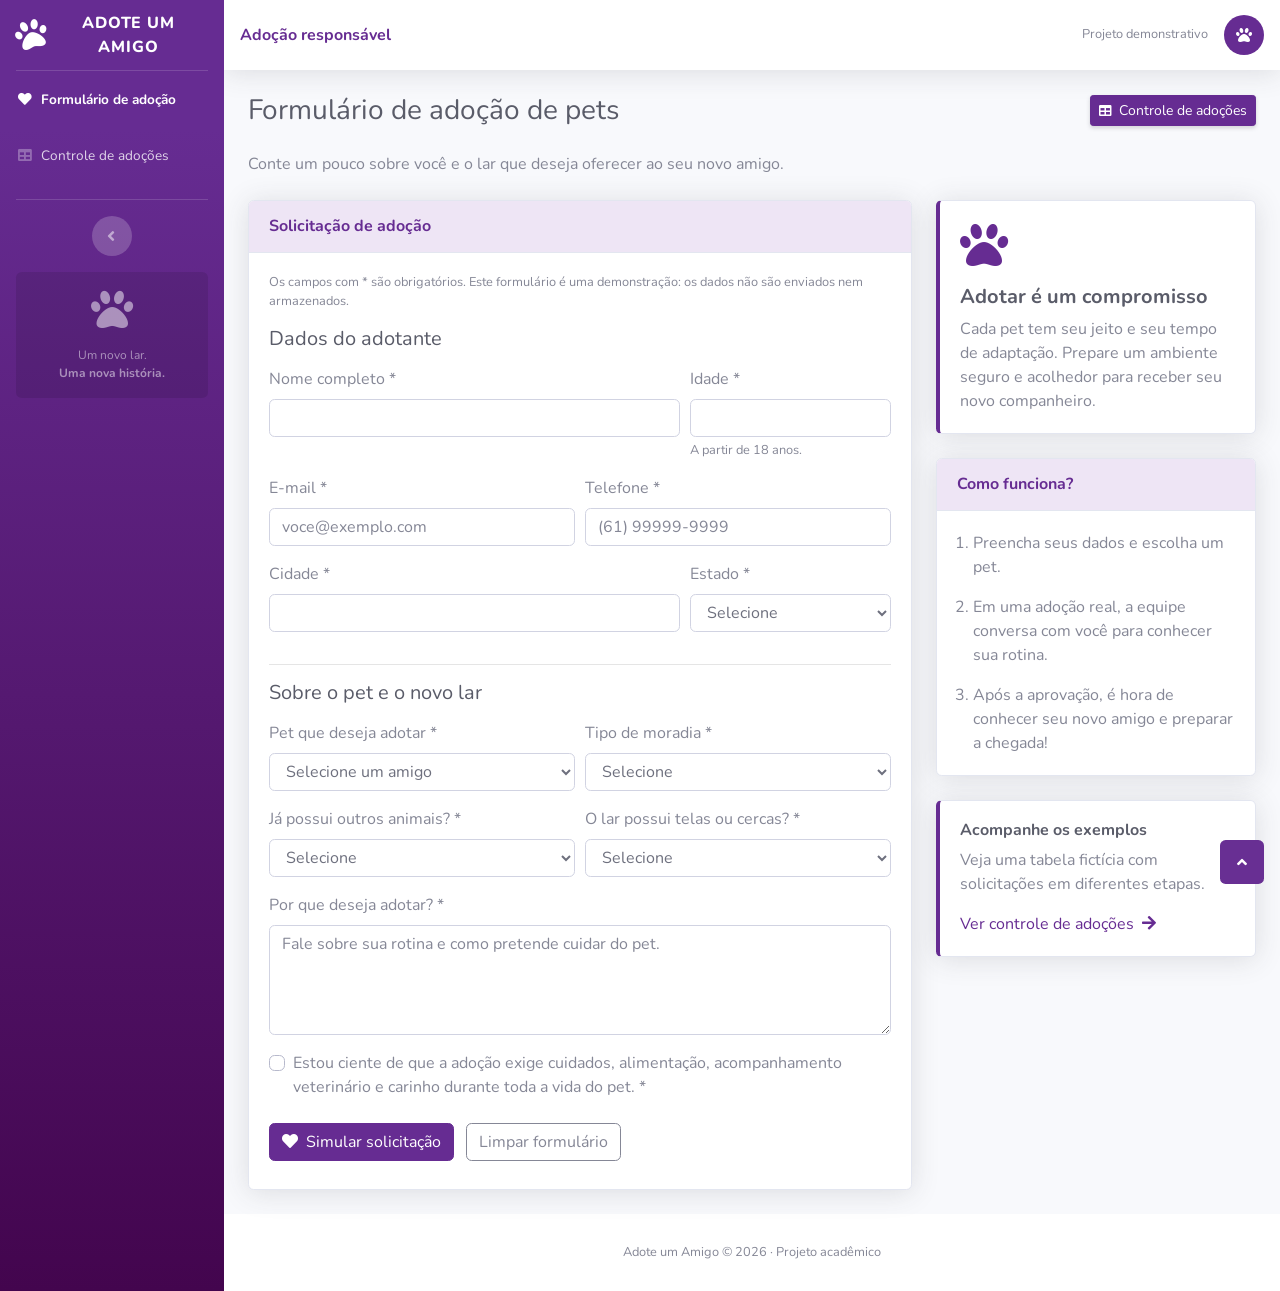
<file: aula05/index.html>
﻿<!DOCTYPE html>
<html lang="pt-BR">
<head>
    <meta charset="utf-8">
    <meta http-equiv="X-UA-Compatible" content="IE=edge">
    <meta name="viewport" content="width=device-width, initial-scale=1, shrink-to-fit=no">
    <meta name="description" content="Formulário de adoção de pets e controle demonstrativo de adoções.">
    <title>Formulário de adoção | Adote um Amigo</title>
    <link href="startbootstrap-sb-admin-2/vendor/fontawesome-free/css/all.min.css" rel="stylesheet">
    <link href="https://fonts.googleapis.com/css?family=Nunito:400,600,700,800&amp;display=swap" rel="stylesheet">
    <link href="startbootstrap-sb-admin-2/css/sb-admin-2.min.css" rel="stylesheet">
    <link href="css/tema-ceub.css" rel="stylesheet">
</head>
<body id="page-top">
    <div id="wrapper">
        <!-- Menu lateral do modelo SB Admin 2 -->
        <nav class="navbar-nav bg-gradient-primary sidebar sidebar-dark accordion" id="accordionSidebar" aria-label="Menu principal">
            <a class="sidebar-brand d-flex align-items-center justify-content-center" href="index.html">
                <div class="sidebar-brand-icon rotate-n-15"><i class="fas fa-paw" aria-hidden="true"></i></div>
                <div class="sidebar-brand-text mx-3">Adote um Amigo</div>
            </a>
            <hr class="sidebar-divider my-0">
            <ul class="navbar-nav">
                <li class="nav-item active">
                    <a class="nav-link" href="index.html" aria-current="page">
                        <i class="fas fa-fw fa-heart" aria-hidden="true"></i>
                        <span>Formulário de adoção</span>
                    </a>
                </li>
                <li class="nav-item ">
                    <a class="nav-link" href="controle-adocoes.html" >
                        <i class="fas fa-fw fa-table" aria-hidden="true"></i>
                        <span>Controle de adoções</span>
                    </a>
                </li>
            </ul>
            <hr class="sidebar-divider d-none d-md-block">
            <div class="text-center d-none d-md-inline">
                <button class="rounded-circle border-0" id="sidebarToggle" type="button" aria-label="Alternar tamanho do menu lateral"></button>
            </div>
            <div class="sidebar-card d-none d-lg-flex">
                <i class="fas fa-paw fa-3x mb-3 text-white-50" aria-hidden="true"></i>
                <p class="text-center mb-0">Um novo lar.<br><strong>Uma nova história.</strong></p>
            </div>
        </nav>

        <div id="content-wrapper" class="d-flex flex-column">
            <div id="content">
                <header class="navbar navbar-expand navbar-light bg-white topbar mb-4 static-top shadow">
                    <button id="sidebarToggleTop" class="btn btn-link d-md-none rounded-circle mr-3" type="button" aria-label="Alternar menu lateral">
                        <i class="fas fa-bars" aria-hidden="true"></i>
                    </button>
                    <span class="font-weight-bold text-primary">Adoção responsável</span>
                    <div class="ml-auto d-flex align-items-center">
                        <span class="mr-3 d-none d-sm-inline text-gray-600 small">Projeto demonstrativo</span>
                        <div class="icon-circle bg-primary"><i class="fas fa-paw text-white" aria-hidden="true"></i></div>
                    </div>
                </header>
                <main class="container-fluid" id="conteudo">
                    <div class="d-sm-flex align-items-center justify-content-between mb-4">
                        <h1 class="h3 mb-3 mb-sm-0 text-gray-800">Formulário de adoção de pets</h1>
                        <a href="controle-adocoes.html" class="btn btn-sm btn-primary shadow-sm">
                            <i class="fas fa-table fa-sm mr-1" aria-hidden="true"></i> Controle de adoções
                        </a>
                    </div>
                    <p class="mb-4">Conte um pouco sobre você e o lar que deseja oferecer ao seu novo amigo.</p>
                    <div class="row">
                        <div class="col-xl-8 col-lg-8">
                            <div class="card shadow mb-4">
                                <div class="card-header py-3">
                                    <h2 class="h6 m-0 font-weight-bold text-primary">Solicitação de adoção</h2>
                                </div>
                                <div class="card-body">
                                    <p class="small">Os campos com * são obrigatórios. Este formulário é uma demonstração: os dados não são enviados nem armazenados.</p>
                                    <noscript><div class="alert alert-warning">Ative o JavaScript para simular o envio do formulário.</div></noscript>
                                    <div id="mensagem-envio" class="alert alert-success d-none" role="status" tabindex="-1">
                                        Formulário validado! A solicitação foi apenas simulada; nenhum dado foi enviado ou salvo.
                                    </div>
                                    <form id="form-adocao">
                                        <fieldset>
                                            <legend class="h5 text-gray-800 mb-3">Dados do adotante</legend>
                                            <div class="form-row">
                                                <div class="form-group col-md-8">
                                                    <label for="nome">Nome completo *</label>
                                                    <input class="form-control" id="nome" name="nome" type="text" autocomplete="name" maxlength="120" required>
                                                </div>
                                                <div class="form-group col-md-4">
                                                    <label for="idade">Idade *</label>
                                                    <input class="form-control" id="idade" name="idade" type="number" min="18" max="120" aria-describedby="idade-ajuda" required>
                                                    <small id="idade-ajuda" class="form-text text-muted">A partir de 18 anos.</small>
                                                </div>
                                            </div>
                                            <div class="form-row">
                                                <div class="form-group col-md-6">
                                                    <label for="email">E-mail *</label>
                                                    <input class="form-control" id="email" name="email" type="email" autocomplete="email" placeholder="voce@exemplo.com" required>
                                                </div>
                                                <div class="form-group col-md-6">
                                                    <label for="telefone">Telefone *</label>
                                                    <input class="form-control" id="telefone" name="telefone" type="tel" autocomplete="tel" placeholder="(61) 99999-9999" maxlength="25" required>
                                                </div>
                                            </div>
                                            <div class="form-row">
                                                <div class="form-group col-md-8">
                                                    <label for="cidade">Cidade *</label>
                                                    <input class="form-control" id="cidade" name="cidade" type="text" autocomplete="address-level2" required>
                                                </div>
                                                <div class="form-group col-md-4">
                                                    <label for="uf">Estado *</label>
                                                    <select class="form-control" id="uf" name="uf" autocomplete="address-level1" required>
                                                        <option value="">Selecione</option>
                                                        <option>AC</option><option>AL</option><option>AP</option><option>AM</option>
                                                        <option>BA</option><option>CE</option><option>DF</option><option>ES</option>
                                                        <option>GO</option><option>MA</option><option>MT</option><option>MS</option>
                                                        <option>MG</option><option>PA</option><option>PB</option><option>PR</option>
                                                        <option>PE</option><option>PI</option><option>RJ</option><option>RN</option>
                                                        <option>RS</option><option>RO</option><option>RR</option><option>SC</option>
                                                        <option>SP</option><option>SE</option><option>TO</option>
                                                    </select>
                                                </div>
                                            </div>
                                        </fieldset>
                                        <hr>
                                        <fieldset>
                                            <legend class="h5 text-gray-800 mb-3">Sobre o pet e o novo lar</legend>
                                            <div class="form-row">
                                                <div class="form-group col-md-6">
                                                    <label for="pet">Pet que deseja adotar *</label>
                                                    <select class="form-control" id="pet" name="pet" required>
                                                        <option value="">Selecione um amigo</option>
                                                        <option value="luna">Luna — gata, 1 ano</option>
                                                        <option value="thor">Thor — cachorro, 2 anos</option>
                                                        <option value="mel">Mel — cadela, 3 anos</option>
                                                        <option value="simba">Simba — gato, 6 meses</option>
                                                        <option value="ainda-nao-sei">Ainda não escolhi</option>
                                                    </select>
                                                </div>
                                                <div class="form-group col-md-6">
                                                    <label for="moradia">Tipo de moradia *</label>
                                                    <select class="form-control" id="moradia" name="moradia" required>
                                                        <option value="">Selecione</option>
                                                        <option>Casa com quintal</option>
                                                        <option>Casa sem quintal</option>
                                                        <option>Apartamento</option>
                                                        <option>Outro</option>
                                                    </select>
                                                </div>
                                            </div>
                                            <div class="form-row">
                                                <div class="form-group col-md-6">
                                                    <label for="outros-pets">Já possui outros animais? *</label>
                                                    <select class="form-control" id="outros-pets" name="outros-pets" required>
                                                        <option value="">Selecione</option>
                                                        <option>Sim</option>
                                                        <option>Não</option>
                                                    </select>
                                                </div>
                                                <div class="form-group col-md-6">
                                                    <label for="seguranca">O lar possui telas ou cercas? *</label>
                                                    <select class="form-control" id="seguranca" name="seguranca" required>
                                                        <option value="">Selecione</option>
                                                        <option>Sim</option>
                                                        <option>Não</option>
                                                        <option>Vou adaptar antes da adoção</option>
                                                    </select>
                                                </div>
                                            </div>
                                            <div class="form-group">
                                                <label for="motivacao">Por que deseja adotar? *</label>
                                                <textarea class="form-control" id="motivacao" name="motivacao" rows="4" maxlength="1500" placeholder="Fale sobre sua rotina e como pretende cuidar do pet." required></textarea>
                                            </div>
                                        </fieldset>
                                        <div class="custom-control custom-checkbox mb-4">
                                            <input class="custom-control-input" type="checkbox" id="responsabilidade" name="responsabilidade" required>
                                            <label class="custom-control-label" for="responsabilidade">Estou ciente de que a adoção exige cuidados, alimentação, acompanhamento veterinário e carinho durante toda a vida do pet. *</label>
                                        </div>
                                        <button class="btn btn-primary mb-2 mr-2" type="submit" id="enviar" disabled>
                                            <i class="fas fa-heart mr-1" aria-hidden="true"></i> Simular solicitação
                                        </button>
                                        <button class="btn btn-outline-secondary mb-2" type="reset">Limpar formulário</button>
                                    </form>
                                </div>
                            </div>
                        </div>
                        <aside class="col-xl-4 col-lg-4" aria-label="Orientações para adoção">
                            <div class="card border-left-primary shadow mb-4">
                                <div class="card-body">
                                    <i class="fas fa-paw fa-3x text-primary mb-3" aria-hidden="true"></i>
                                    <h2 class="h5 font-weight-bold text-gray-800">Adotar é um compromisso</h2>
                                    <p class="mb-0">Cada pet tem seu jeito e seu tempo de adaptação. Prepare um ambiente seguro e acolhedor para receber seu novo companheiro.</p>
                                </div>
                            </div>
                            <div class="card shadow mb-4">
                                <div class="card-header py-3"><h2 class="h6 m-0 font-weight-bold text-primary">Como funciona?</h2></div>
                                <div class="card-body">
                                    <ol class="pl-3 mb-0">
                                        <li class="mb-3">Preencha seus dados e escolha um pet.</li>
                                        <li class="mb-3">Em uma adoção real, a equipe conversa com você para conhecer sua rotina.</li>
                                        <li>Após a aprovação, é hora de conhecer seu novo amigo e preparar a chegada!</li>
                                    </ol>
                                </div>
                            </div>
                            <div class="card border-left-info shadow mb-4">
                                <div class="card-body">
                                    <h2 class="h6 font-weight-bold text-gray-800">Acompanhe os exemplos</h2>
                                    <p>Veja uma tabela fictícia com solicitações em diferentes etapas.</p>
                                    <a href="controle-adocoes.html">Ver controle de adoções <i class="fas fa-arrow-right ml-1" aria-hidden="true"></i></a>
                                </div>
                            </div>
                        </aside>
                    </div>
                </main>
            </div>
            <footer class="sticky-footer bg-white">
                <div class="container my-auto">
                    <div class="copyright text-center my-auto">
                        <span>Adote um Amigo &copy; 2026 · Projeto acadêmico</span>
                    </div>
                </div>
            </footer>
        </div>
    </div>
    <a class="scroll-to-top rounded" href="#page-top" aria-label="Voltar ao topo">
        <i class="fas fa-angle-up" aria-hidden="true"></i>
    </a>
    <script src="startbootstrap-sb-admin-2/vendor/jquery/jquery.min.js"></script>
    <script src="startbootstrap-sb-admin-2/vendor/bootstrap/js/bootstrap.bundle.min.js"></script>
    <script src="startbootstrap-sb-admin-2/vendor/jquery-easing/jquery.easing.min.js"></script>
    <script src="startbootstrap-sb-admin-2/js/sb-admin-2.min.js"></script>
    <script>
        const formulario = document.getElementById('form-adocao');
        const mensagem = document.getElementById('mensagem-envio');

        formulario.addEventListener('submit', function (event) {
            event.preventDefault();
            mensagem.classList.remove('d-none');
            mensagem.focus();
        });

        formulario.addEventListener('reset', function () {
            mensagem.classList.add('d-none');
        });

        formulario.addEventListener('input', function () {
            mensagem.classList.add('d-none');
        });

        document.getElementById('enviar').disabled = false;
    </script>
</body>
</html>
</file>
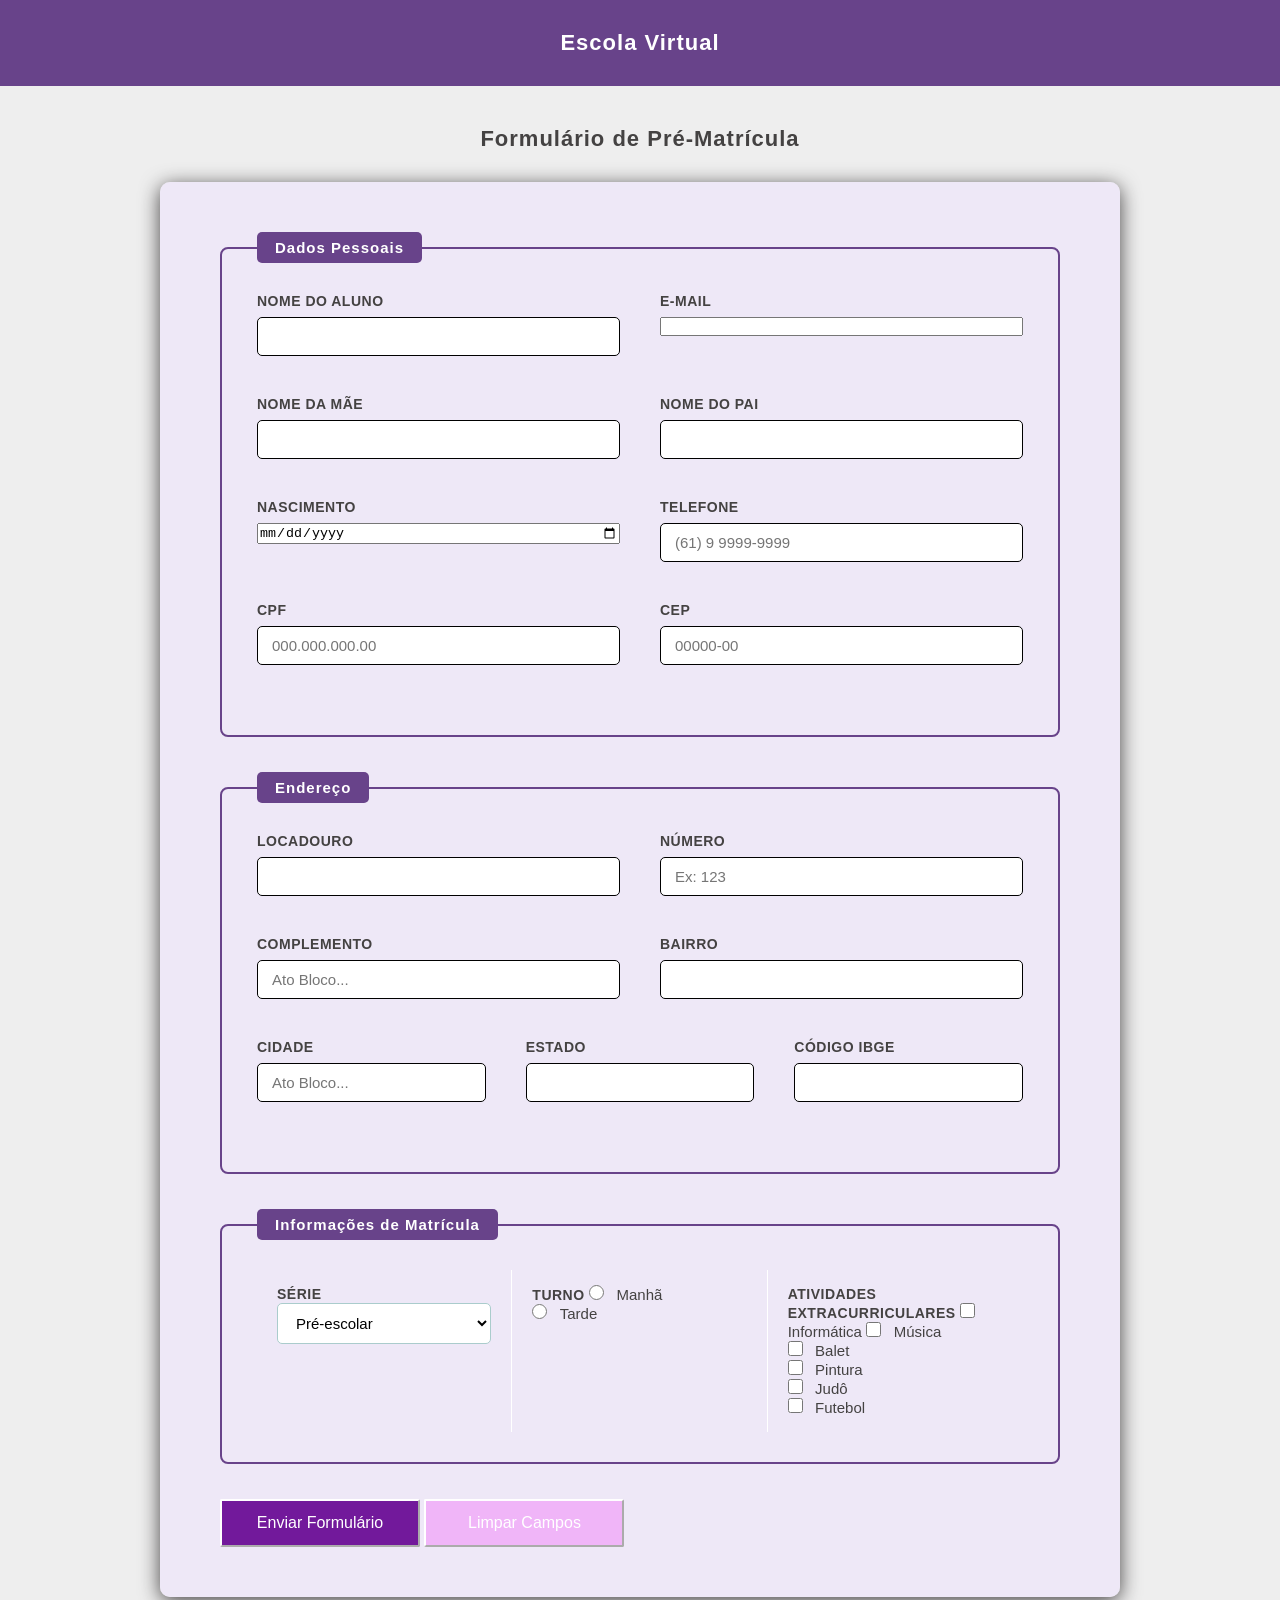
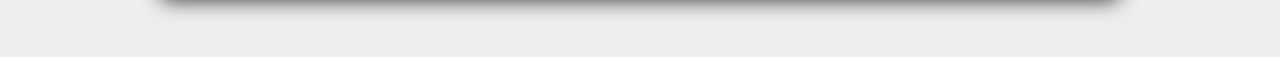
<file: formulario.html>
<!DOCTYPE html>
<html lang="pt-BR">

<head>
    <meta charset="UTF-8">
    <title>Escola Virtual</title>
    <link rel="stylesheet" href="style.css">
</head>

<body>

    <h1>Escola Virtual</h1>
    <h2>Formulário de Pré-Matrícula</h2>

    <form action="" method="post">

        <fieldset>
            <legend><strong>Dados Pessoais</strong></legend>

            <div class="campo-grupo">
                <div class="campo">
                    <label for="nome_aluno">Nome do Aluno</label>
                    <input type="text" id="nome_aluno" name="nome_aluno" required>
                </div>
                <div class="campo">
                    <label for="email">E-Mail</label>
                    <input type="email" id="email" name="email">
                </div>
            </div>

            <div class="campo-grupo">
                <div class="campo">
                    <label for="nome_mae">Nome da Mãe</label>
                    <input type="text" id="nome_mae" name="nome_mae">
                </div>
                <div class="campo">
                    <label for="nome_pai">Nome do Pai</label>
                    <input type="text" id="nome_pai" name="nome_pai">
                </div>
            </div>

            <div class="campo-grupo">
                <div class="campo">
                    <label for="nascimento">Nascimento</label>
                    <input type="date" id="nascimento" name="nascimento">
                </div>
                <div class="campo">
                    <label for="telefone">Telefone</label>
                    <input type="text" id="telefone" name="telefone" maxlength="15" placeholder="(61) 9 9999-9999">
                </div>
            </div>
            
            <div class="campo-grupo">
                <div class="campo">
                    <label for="CPF">CPF</label>
                    <input type="text" id="CPF" name="CPF" maxlength="15" placeholder="000.000.000.00"> 
                </div>
                <div class="campo">
                    <label for="CEP">CEP</label>
                    <input type="text" id="CEP" name="CEP" maxlength="15" placeholder="00000-00">
                </div>
            </div>

        </fieldset>

        <fieldset>
            <legend><strong>Endereço</strong></legend>

        <div class="campo-grupo">
            <div class="campo">
                <label for="nome_aluno">LOCADOURO</label>
                <input type="text" id="locadouro" name="locadouro" required>
            </div>
            <div class="campo">
                <label for="email">NÚMERO</label>
                <input type="text" id="numero" name="numero" placeholder="Ex: 123">
            </div>
        </div>
        
        <div class="campo-grupo">
            <div class="campo">
                <label for="nome_aluno">COMPLEMENTO</label>
                <input type="text" id="complemento" name="complemento" placeholder="Ato Bloco...">
            </div>
            <div class="campo">
                <label for="email">BAIRRO</label>
                <input type="text" id="bairro" name="bairro">
            </div>
        </div>

        <div class="campo-grupo-tres">
            <div class="campo">
                <label for="cidade">CIDADE</label>
                <input type="text" id="cidade" name="cidade" placeholder="Ato Bloco...">
            </div>
            <div class="campo">
                <label for="estado">ESTADO</label>
                <input type="text" id="estado" name="estado">
            </div>
            <div class="campo">
                <label for="email">CÓDIGO IBGE</label>
                <input type="text" id="codigoIBGE" name="codioIBGE">
            </div>
        </div>

        </fieldset>
        
        <fieldset>
            <legend><strong>Informações de Matrícula</strong></legend>

            <table>
                <tr valign="top">
                    <td>
                        <strong>Série</strong>
                        <select id="serie" name="serie">
                            <option value="pre-escolar">Pré-escolar</option>
                            <option value="1ano">1º ano</option>
                            <option value="2ano">2º ano</option>
                            <option value="3ano">3º ano</option>
                            <option value="4ano">4º ano</option>
                            <option value="5ano">5º ano</option>
                        </select>
                    </td>

                    <td>
                        <strong>Turno</strong>
                        <input type="radio" name="turno" id="manha" value="manha">
                        <label for="manha">Manhã</label><br>
                        <input type="radio" name="turno" id="tarde" value="tarde">
                        <label for="tarde">Tarde</label>
                    </td>

                    <td>
                        <strong>Atividades Extracurriculares</strong>
                        <input type="checkbox" name="atividades" id="informatica" value="informatica">
                        <label for="informatica">Informática</label>

                        <input type="checkbox" name="atividades" id="musica" value="musica">
                        <label for="musica">Música</label><br>

                        <input type="checkbox" name="atividades" id="balet" value="balet">
                        <label for="balet">Balet</label><br>

                        <input type="checkbox" name="atividades" id="pintura" value="pintura">
                        <label for="pintura">Pintura</label><br>

                        <input type="checkbox" name="atividades" id="judo" value="judo">
                        <label for="judo">Judô</label><br>

                        <input type="checkbox" name="atividades" id="futebol" value="futebol">
                        <label for="futebol">Futebol</label>
                    </td>
                </tr>
            </table>
        </fieldset>

        <div class="botoes">
            <input type="submit" value="Enviar Formulário">
            <input type="reset" value="Limpar Campos">
        </div>

    </form>

</body>

</html>
</file>
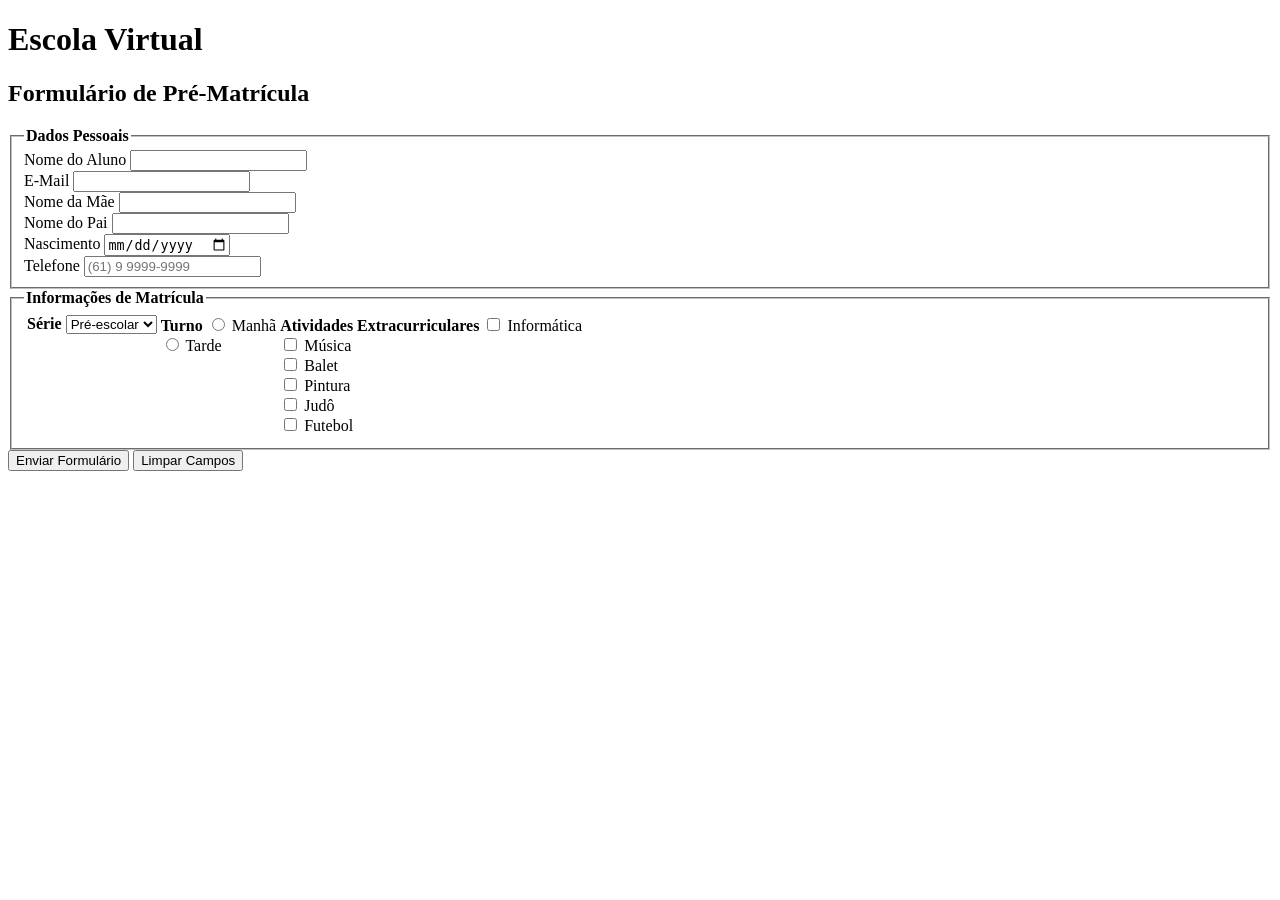
<file: aula02/formulario.html>
<!DOCTYPE html>
<html lang="pt-BR">
<head>
    <meta charset="UTF-8">
    <meta name="viewport" content="width=device-width, initial-scale=1.0">
    <title>Escola virtual</title>
</head>
<body>

    <h1>Escola Virtual</h1>
    <h2>Formulário de Pré-Matrícula</h2>
  
    <form action="" method="post">
  
      <fieldset>
        <legend><strong>Dados Pessoais</strong></legend>
  
        <div class="campo-grupo">
          <div class="campo">
            <label for="nome_aluno">Nome do Aluno</label>
            <input type="text" id="nome_aluno" name="nome_aluno" required>
          </div>
          <div class="campo">
            <label for="email">E-Mail</label>
            <input type="email" id="email" name="email">
          </div>
        </div>
  
        <div class="campo-grupo">
          <div class="campo">
            <label for="nome_mae">Nome da Mãe</label>
            <input type="text" id="nome_mae" name="nome_mae">
          </div>
          <div class="campo">
            <label for="nome_pai">Nome do Pai</label>
            <input type="text" id="nome_pai" name="nome_pai">
          </div>
        </div>
  
        <div class="campo-grupo">
          <div class="campo">
            <label for="nascimento">Nascimento</label>
            <input type="date" id="nascimento" name="nascimento">
          </div>
          <div class="campo">
            <label for="telefone">Telefone</label>
            <input type="text" id="telefone" name="telefone" maxlength="15" placeholder="(61) 9 9999-9999">
          </div>
        </div>
  
      </fieldset>
  
      <fieldset>
        <legend><strong>Informações de Matrícula</strong></legend>
  
        <table>
          <tr valign="top">
            <td>
              <strong>Série</strong>
              <select id="serie" name="serie">
                <option value="pre-escolar">Pré-escolar</option>
                <option value="1ano">1º ano</option>
                <option value="2ano">2º ano</option>
                <option value="3ano">3º ano</option>
                <option value="4ano">4º ano</option>
                <option value="5ano">5º ano</option>
              </select>
            </td>
  
            <td>
              <strong>Turno</strong>
              <input type="radio" name="turno" id="manha" value="manha">
              <label for="manha">Manhã</label><br>
              <input type="radio" name="turno" id="tarde" value="tarde">
              <label for="tarde">Tarde</label>
            </td>
  
            <td>
              <strong>Atividades Extracurriculares</strong>
              <input type="checkbox" name="atividades" id="informatica" value="informatica">
              <label for="informatica">Informática</label><br>
  
              <input type="checkbox" name="atividades" id="musica" value="musica">
              <label for="musica">Música</label><br>
  
              <input type="checkbox" name="atividades" id="balet" value="balet">
              <label for="balet">Balet</label><br>
  
              <input type="checkbox" name="atividades" id="pintura" value="pintura">
              <label for="pintura">Pintura</label><br>
  
              <input type="checkbox" name="atividades" id="judo" value="judo">
              <label for="judo">Judô</label><br>
  
              <input type="checkbox" name="atividades" id="futebol" value="futebol">
              <label for="futebol">Futebol</label>
            </td>
          </tr>
        </table>
      </fieldset>
  
      <div class="botoes">
        <input type="submit" value="Enviar Formulário">
        <input type="reset" value="Limpar Campos">
      </div>
  
    </form>
  
  </body>
</html>
</file>
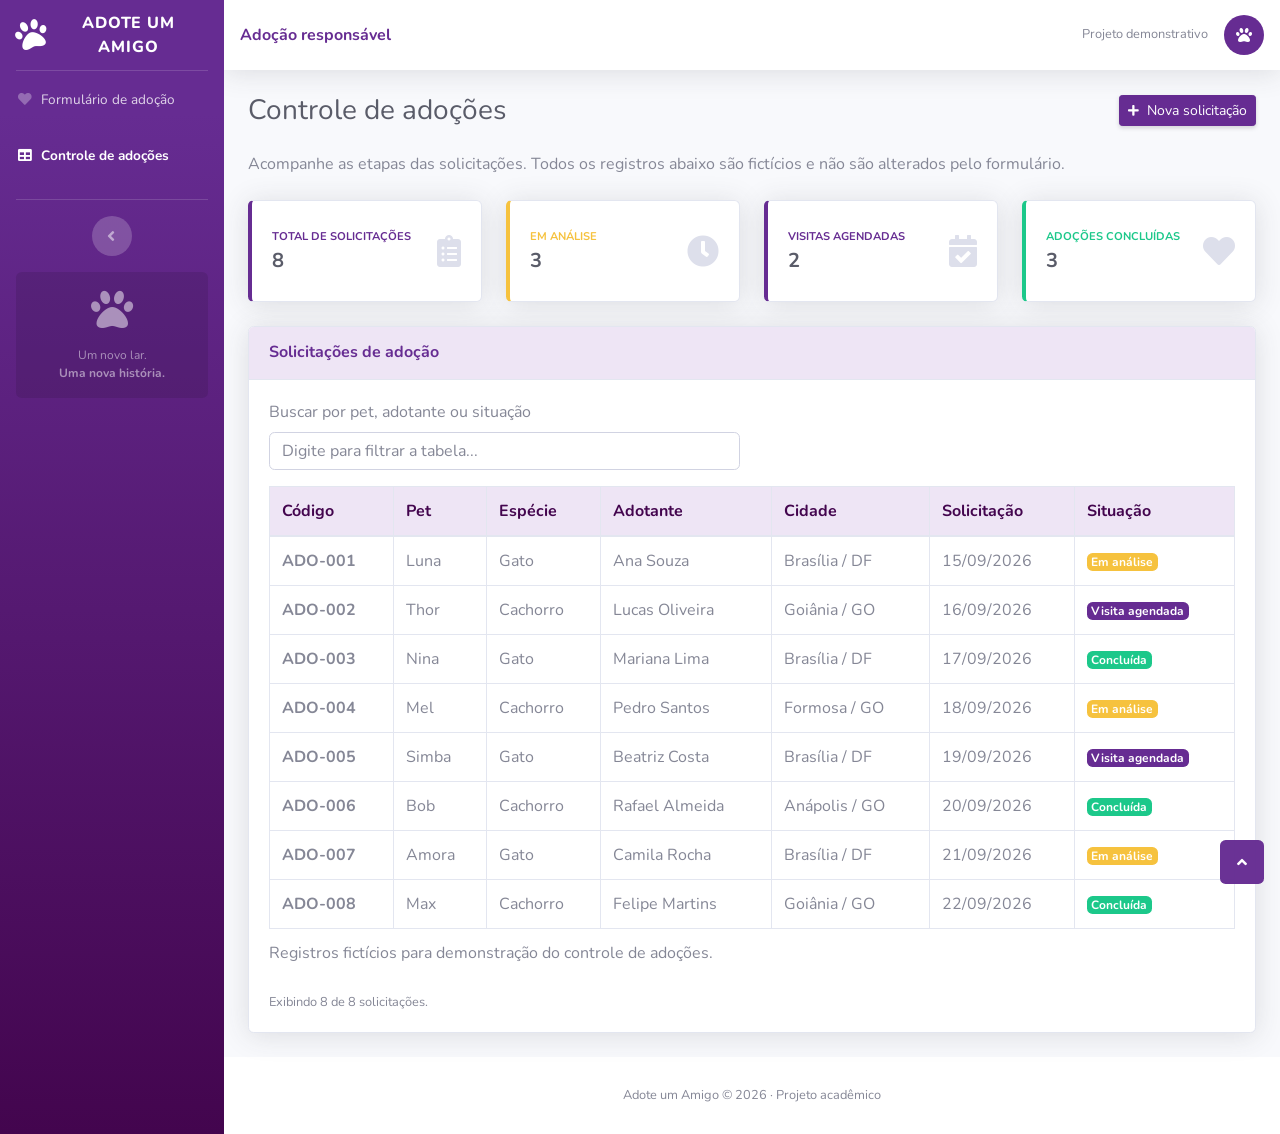
<file: aula05/controle-adocoes.html>
﻿<!DOCTYPE html>
<html lang="pt-BR">
<head>
    <meta charset="utf-8">
    <meta http-equiv="X-UA-Compatible" content="IE=edge">
    <meta name="viewport" content="width=device-width, initial-scale=1, shrink-to-fit=no">
    <meta name="description" content="Formulário de adoção de pets e controle demonstrativo de adoções.">
    <title>Controle de adoções | Adote um Amigo</title>
    <link href="startbootstrap-sb-admin-2/vendor/fontawesome-free/css/all.min.css" rel="stylesheet">
    <link href="https://fonts.googleapis.com/css?family=Nunito:400,600,700,800&amp;display=swap" rel="stylesheet">
    <link href="startbootstrap-sb-admin-2/css/sb-admin-2.min.css" rel="stylesheet">
    <link href="css/tema-ceub.css" rel="stylesheet">
</head>
<body id="page-top">
    <div id="wrapper">
        <!-- Menu lateral do modelo SB Admin 2 -->
        <nav class="navbar-nav bg-gradient-primary sidebar sidebar-dark accordion" id="accordionSidebar" aria-label="Menu principal">
            <a class="sidebar-brand d-flex align-items-center justify-content-center" href="index.html">
                <div class="sidebar-brand-icon rotate-n-15"><i class="fas fa-paw" aria-hidden="true"></i></div>
                <div class="sidebar-brand-text mx-3">Adote um Amigo</div>
            </a>
            <hr class="sidebar-divider my-0">
            <ul class="navbar-nav">
                <li class="nav-item ">
                    <a class="nav-link" href="index.html" >
                        <i class="fas fa-fw fa-heart" aria-hidden="true"></i>
                        <span>Formulário de adoção</span>
                    </a>
                </li>
                <li class="nav-item active">
                    <a class="nav-link" href="controle-adocoes.html" aria-current="page">
                        <i class="fas fa-fw fa-table" aria-hidden="true"></i>
                        <span>Controle de adoções</span>
                    </a>
                </li>
            </ul>
            <hr class="sidebar-divider d-none d-md-block">
            <div class="text-center d-none d-md-inline">
                <button class="rounded-circle border-0" id="sidebarToggle" type="button" aria-label="Alternar tamanho do menu lateral"></button>
            </div>
            <div class="sidebar-card d-none d-lg-flex">
                <i class="fas fa-paw fa-3x mb-3 text-white-50" aria-hidden="true"></i>
                <p class="text-center mb-0">Um novo lar.<br><strong>Uma nova história.</strong></p>
            </div>
        </nav>

        <div id="content-wrapper" class="d-flex flex-column">
            <div id="content">
                <header class="navbar navbar-expand navbar-light bg-white topbar mb-4 static-top shadow">
                    <button id="sidebarToggleTop" class="btn btn-link d-md-none rounded-circle mr-3" type="button" aria-label="Alternar menu lateral">
                        <i class="fas fa-bars" aria-hidden="true"></i>
                    </button>
                    <span class="font-weight-bold text-primary">Adoção responsável</span>
                    <div class="ml-auto d-flex align-items-center">
                        <span class="mr-3 d-none d-sm-inline text-gray-600 small">Projeto demonstrativo</span>
                        <div class="icon-circle bg-primary"><i class="fas fa-paw text-white" aria-hidden="true"></i></div>
                    </div>
                </header>
                <main class="container-fluid" id="conteudo">
                    <div class="d-sm-flex align-items-center justify-content-between mb-4">
                        <h1 class="h3 mb-3 mb-sm-0 text-gray-800">Controle de adoções</h1>
                        <a href="index.html" class="btn btn-sm btn-primary shadow-sm">
                            <i class="fas fa-plus fa-sm mr-1" aria-hidden="true"></i> Nova solicitação
                        </a>
                    </div>
                    <p class="mb-4">Acompanhe as etapas das solicitações. Todos os registros abaixo são fictícios e não são alterados pelo formulário.</p>
                    <div class="row">
                        <div class="col-xl-3 col-md-6 mb-4">
                            <div class="card border-left-primary shadow h-100 py-2">
                                <div class="card-body d-flex align-items-center justify-content-between">
                                    <div><div class="text-xs font-weight-bold text-primary text-uppercase mb-1">Total de solicitações</div><div class="h5 mb-0 font-weight-bold text-gray-800">8</div></div>
                                    <i class="fas fa-clipboard-list fa-2x text-gray-300" aria-hidden="true"></i>
                                </div>
                            </div>
                        </div>
                        <div class="col-xl-3 col-md-6 mb-4">
                            <div class="card border-left-warning shadow h-100 py-2">
                                <div class="card-body d-flex align-items-center justify-content-between">
                                    <div><div class="text-xs font-weight-bold text-warning text-uppercase mb-1">Em análise</div><div class="h5 mb-0 font-weight-bold text-gray-800">3</div></div>
                                    <i class="fas fa-clock fa-2x text-gray-300" aria-hidden="true"></i>
                                </div>
                            </div>
                        </div>
                        <div class="col-xl-3 col-md-6 mb-4">
                            <div class="card border-left-info shadow h-100 py-2">
                                <div class="card-body d-flex align-items-center justify-content-between">
                                    <div><div class="text-xs font-weight-bold text-info text-uppercase mb-1">Visitas agendadas</div><div class="h5 mb-0 font-weight-bold text-gray-800">2</div></div>
                                    <i class="fas fa-calendar-check fa-2x text-gray-300" aria-hidden="true"></i>
                                </div>
                            </div>
                        </div>
                        <div class="col-xl-3 col-md-6 mb-4">
                            <div class="card border-left-success shadow h-100 py-2">
                                <div class="card-body d-flex align-items-center justify-content-between">
                                    <div><div class="text-xs font-weight-bold text-success text-uppercase mb-1">Adoções concluídas</div><div class="h5 mb-0 font-weight-bold text-gray-800">3</div></div>
                                    <i class="fas fa-heart fa-2x text-gray-300" aria-hidden="true"></i>
                                </div>
                            </div>
                        </div>
                    </div>
                    <div class="card shadow mb-4">
                        <div class="card-header py-3"><h2 class="h6 m-0 font-weight-bold text-primary">Solicitações de adoção</h2></div>
                        <div class="card-body">
                            <div class="row mb-3">
                                <div class="col-md-6">
                                    <label for="busca">Buscar por pet, adotante ou situação</label>
                                    <input class="form-control" id="busca" type="search" placeholder="Digite para filtrar a tabela..." aria-controls="tabela-adocoes" disabled>
                                </div>
                            </div>
                            <div class="table-responsive">
                                <table class="table table-bordered table-hover" id="tabela-adocoes">
                                    <caption>Registros fictícios para demonstração do controle de adoções.</caption>
                                    <thead class="thead-light">
                                        <tr>
                                            <th scope="col">Código</th><th scope="col">Pet</th><th scope="col">Espécie</th>
                                            <th scope="col">Adotante</th><th scope="col">Cidade</th><th scope="col">Solicitação</th><th scope="col">Situação</th>
                                        </tr>
                                    </thead>
                                    <tbody>
                                        <tr><th scope="row">ADO-001</th><td>Luna</td><td>Gato</td><td>Ana Souza</td><td>Brasília / DF</td><td>15/09/2026</td><td><span class="badge badge-warning">Em análise</span></td></tr>
                                        <tr><th scope="row">ADO-002</th><td>Thor</td><td>Cachorro</td><td>Lucas Oliveira</td><td>Goiânia / GO</td><td>16/09/2026</td><td><span class="badge badge-info">Visita agendada</span></td></tr>
                                        <tr><th scope="row">ADO-003</th><td>Nina</td><td>Gato</td><td>Mariana Lima</td><td>Brasília / DF</td><td>17/09/2026</td><td><span class="badge badge-success">Concluída</span></td></tr>
                                        <tr><th scope="row">ADO-004</th><td>Mel</td><td>Cachorro</td><td>Pedro Santos</td><td>Formosa / GO</td><td>18/09/2026</td><td><span class="badge badge-warning">Em análise</span></td></tr>
                                        <tr><th scope="row">ADO-005</th><td>Simba</td><td>Gato</td><td>Beatriz Costa</td><td>Brasília / DF</td><td>19/09/2026</td><td><span class="badge badge-info">Visita agendada</span></td></tr>
                                        <tr><th scope="row">ADO-006</th><td>Bob</td><td>Cachorro</td><td>Rafael Almeida</td><td>Anápolis / GO</td><td>20/09/2026</td><td><span class="badge badge-success">Concluída</span></td></tr>
                                        <tr><th scope="row">ADO-007</th><td>Amora</td><td>Gato</td><td>Camila Rocha</td><td>Brasília / DF</td><td>21/09/2026</td><td><span class="badge badge-warning">Em análise</span></td></tr>
                                        <tr><th scope="row">ADO-008</th><td>Max</td><td>Cachorro</td><td>Felipe Martins</td><td>Goiânia / GO</td><td>22/09/2026</td><td><span class="badge badge-success">Concluída</span></td></tr>
                                    </tbody>
                                </table>
                            </div>
                            <p id="resultado-busca" class="small text-muted mb-0" role="status">Exibindo 8 de 8 solicitações.</p>
                        </div>
                    </div>
                </main>
            </div>
            <footer class="sticky-footer bg-white">
                <div class="container my-auto">
                    <div class="copyright text-center my-auto">
                        <span>Adote um Amigo &copy; 2026 · Projeto acadêmico</span>
                    </div>
                </div>
            </footer>
        </div>
    </div>
    <a class="scroll-to-top rounded" href="#page-top" aria-label="Voltar ao topo">
        <i class="fas fa-angle-up" aria-hidden="true"></i>
    </a>
    <script src="startbootstrap-sb-admin-2/vendor/jquery/jquery.min.js"></script>
    <script src="startbootstrap-sb-admin-2/vendor/bootstrap/js/bootstrap.bundle.min.js"></script>
    <script src="startbootstrap-sb-admin-2/vendor/jquery-easing/jquery.easing.min.js"></script>
    <script src="startbootstrap-sb-admin-2/js/sb-admin-2.min.js"></script>
    <script>
        const busca = document.getElementById('busca');
        const linhas = Array.from(document.querySelectorAll('#tabela-adocoes tbody tr'));
        const resultado = document.getElementById('resultado-busca');

        function normalizar(texto) {
            return texto.normalize('NFD').replace(/[\u0300-\u036f]/g, '').toLowerCase();
        }

        busca.addEventListener('input', function () {
            const termo = normalizar(busca.value.trim());
            let visiveis = 0;
            linhas.forEach(function (linha) {
                const corresponde = normalizar(linha.textContent).includes(termo);
                linha.hidden = !corresponde;
                if (corresponde) visiveis++;
            });
            resultado.textContent = visiveis
                ? 'Exibindo ' + visiveis + ' de ' + linhas.length + ' solicitações.'
                : 'Nenhuma solicitação encontrada.';
        });

        busca.disabled = false;
    </script>
</body>
</html>
</file>
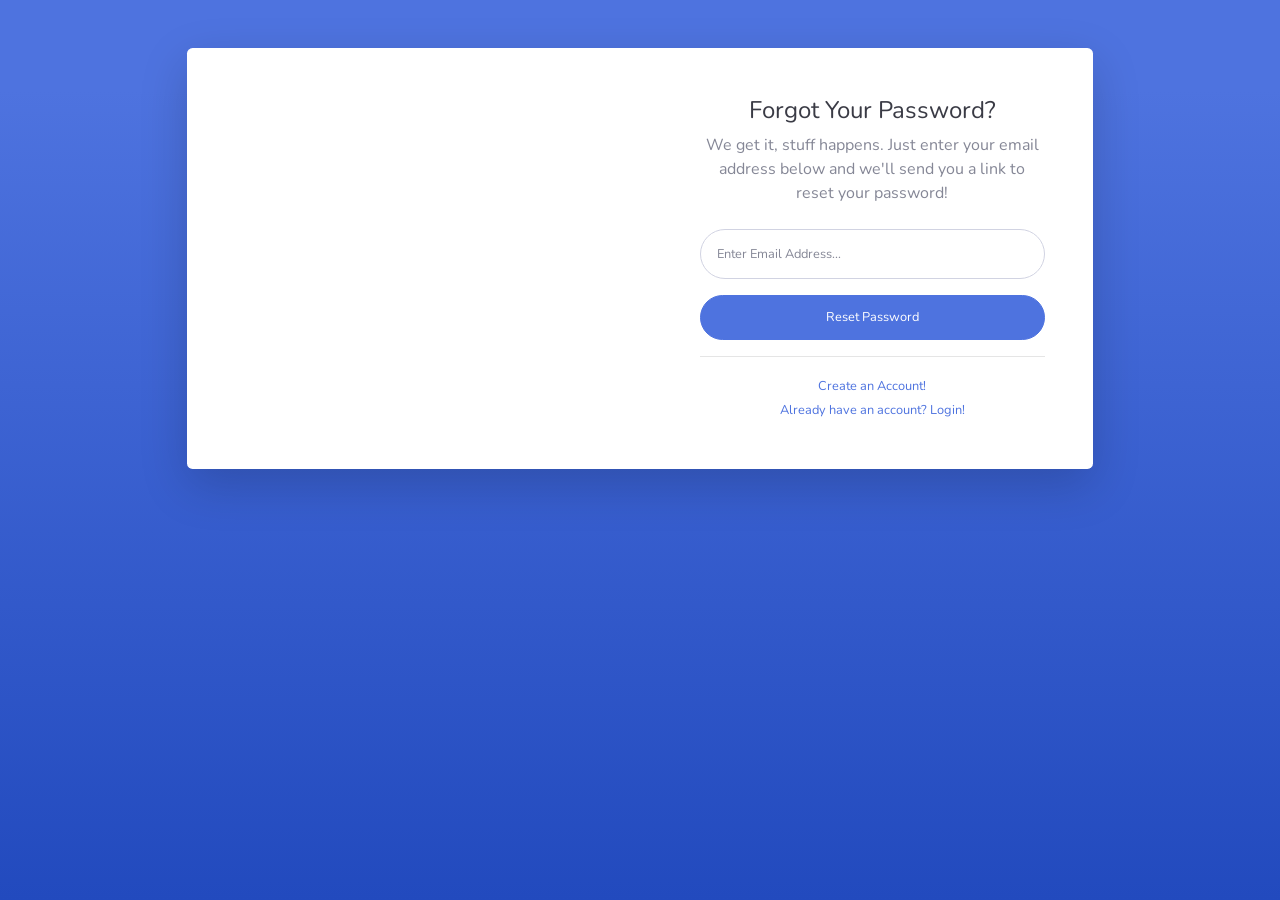
<file: aula05/startbootstrap-sb-admin-2/forgot-password.html>
<!DOCTYPE html>
<html lang="en">

<head>

    <meta charset="utf-8">
    <meta http-equiv="X-UA-Compatible" content="IE=edge">
    <meta name="viewport" content="width=device-width, initial-scale=1, shrink-to-fit=no">
    <meta name="description" content="">
    <meta name="author" content="">

    <title>SB Admin 2 - Forgot Password</title>

    <!-- Custom fonts for this template-->
    <link href="vendor/fontawesome-free/css/all.min.css" rel="stylesheet" type="text/css">
    <link
        href="https://fonts.googleapis.com/css?family=Nunito:200,200i,300,300i,400,400i,600,600i,700,700i,800,800i,900,900i"
        rel="stylesheet">

    <!-- Custom styles for this template-->
    <link href="css/sb-admin-2.min.css" rel="stylesheet">

</head>

<body class="bg-gradient-primary">

    <div class="container">

        <!-- Outer Row -->
        <div class="row justify-content-center">

            <div class="col-xl-10 col-lg-12 col-md-9">

                <div class="card o-hidden border-0 shadow-lg my-5">
                    <div class="card-body p-0">
                        <!-- Nested Row within Card Body -->
                        <div class="row">
                            <div class="col-lg-6 d-none d-lg-block bg-password-image"></div>
                            <div class="col-lg-6">
                                <div class="p-5">
                                    <div class="text-center">
                                        <h1 class="h4 text-gray-900 mb-2">Forgot Your Password?</h1>
                                        <p class="mb-4">We get it, stuff happens. Just enter your email address below
                                            and we'll send you a link to reset your password!</p>
                                    </div>
                                    <form class="user">
                                        <div class="form-group">
                                            <input type="email" class="form-control form-control-user"
                                                id="exampleInputEmail" aria-describedby="emailHelp"
                                                placeholder="Enter Email Address...">
                                        </div>
                                        <a href="login.html" class="btn btn-primary btn-user btn-block">
                                            Reset Password
                                        </a>
                                    </form>
                                    <hr>
                                    <div class="text-center">
                                        <a class="small" href="register.html">Create an Account!</a>
                                    </div>
                                    <div class="text-center">
                                        <a class="small" href="login.html">Already have an account? Login!</a>
                                    </div>
                                </div>
                            </div>
                        </div>
                    </div>
                </div>

            </div>

        </div>

    </div>

    <!-- Bootstrap core JavaScript-->
    <script src="vendor/jquery/jquery.min.js"></script>
    <script src="vendor/bootstrap/js/bootstrap.bundle.min.js"></script>

    <!-- Core plugin JavaScript-->
    <script src="vendor/jquery-easing/jquery.easing.min.js"></script>

    <!-- Custom scripts for all pages-->
    <script src="js/sb-admin-2.min.js"></script>

</body>

</html>
</file>
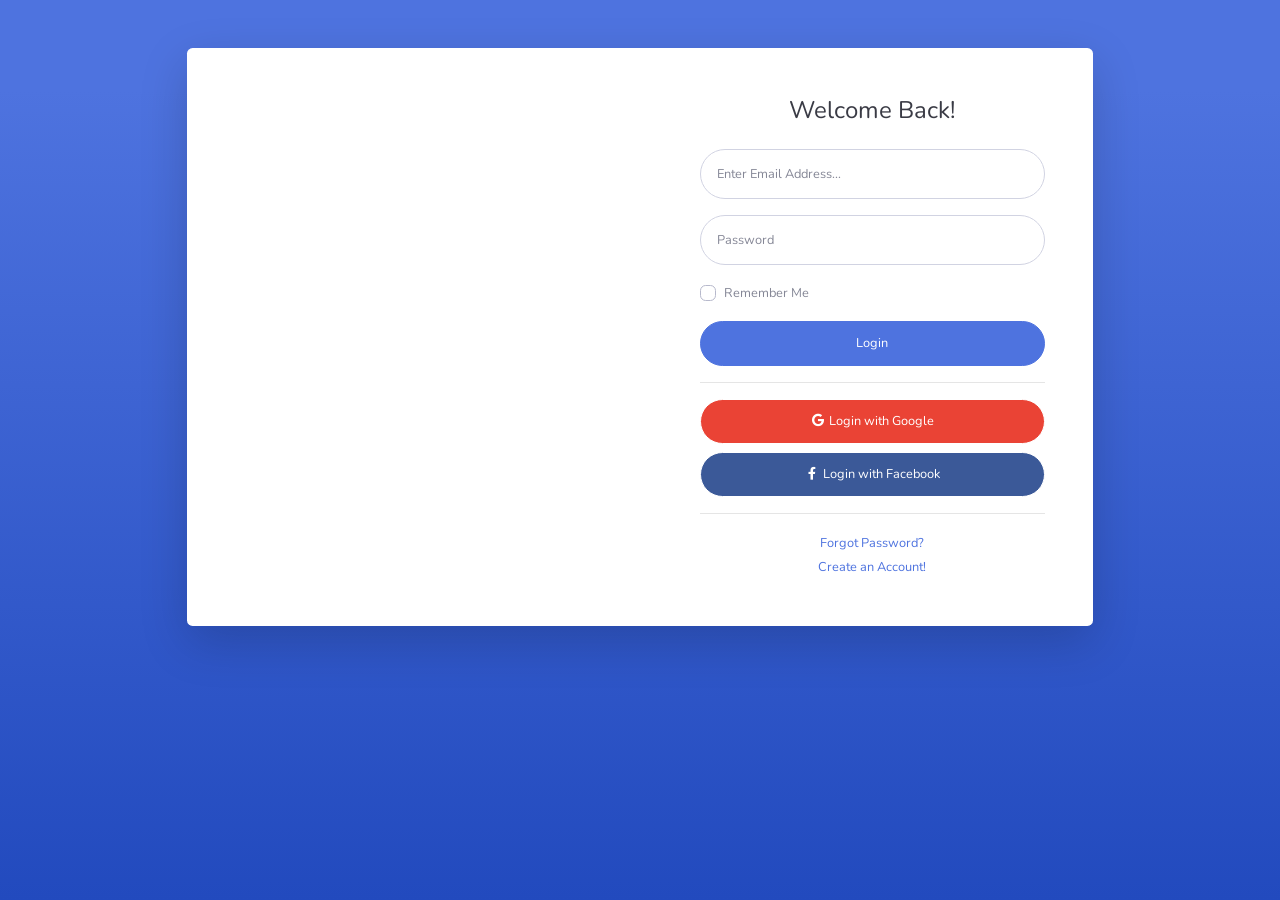
<file: aula05/startbootstrap-sb-admin-2/login.html>
<!DOCTYPE html>
<html lang="en">

<head>

    <meta charset="utf-8">
    <meta http-equiv="X-UA-Compatible" content="IE=edge">
    <meta name="viewport" content="width=device-width, initial-scale=1, shrink-to-fit=no">
    <meta name="description" content="">
    <meta name="author" content="">

    <title>SB Admin 2 - Login</title>

    <!-- Custom fonts for this template-->
    <link href="vendor/fontawesome-free/css/all.min.css" rel="stylesheet" type="text/css">
    <link
        href="https://fonts.googleapis.com/css?family=Nunito:200,200i,300,300i,400,400i,600,600i,700,700i,800,800i,900,900i"
        rel="stylesheet">

    <!-- Custom styles for this template-->
    <link href="css/sb-admin-2.min.css" rel="stylesheet">

</head>

<body class="bg-gradient-primary">

    <div class="container">

        <!-- Outer Row -->
        <div class="row justify-content-center">

            <div class="col-xl-10 col-lg-12 col-md-9">

                <div class="card o-hidden border-0 shadow-lg my-5">
                    <div class="card-body p-0">
                        <!-- Nested Row within Card Body -->
                        <div class="row">
                            <div class="col-lg-6 d-none d-lg-block bg-login-image"></div>
                            <div class="col-lg-6">
                                <div class="p-5">
                                    <div class="text-center">
                                        <h1 class="h4 text-gray-900 mb-4">Welcome Back!</h1>
                                    </div>
                                    <form class="user">
                                        <div class="form-group">
                                            <input type="email" class="form-control form-control-user"
                                                id="exampleInputEmail" aria-describedby="emailHelp"
                                                placeholder="Enter Email Address...">
                                        </div>
                                        <div class="form-group">
                                            <input type="password" class="form-control form-control-user"
                                                id="exampleInputPassword" placeholder="Password">
                                        </div>
                                        <div class="form-group">
                                            <div class="custom-control custom-checkbox small">
                                                <input type="checkbox" class="custom-control-input" id="customCheck">
                                                <label class="custom-control-label" for="customCheck">Remember
                                                    Me</label>
                                            </div>
                                        </div>
                                        <a href="index.html" class="btn btn-primary btn-user btn-block">
                                            Login
                                        </a>
                                        <hr>
                                        <a href="index.html" class="btn btn-google btn-user btn-block">
                                            <i class="fab fa-google fa-fw"></i> Login with Google
                                        </a>
                                        <a href="index.html" class="btn btn-facebook btn-user btn-block">
                                            <i class="fab fa-facebook-f fa-fw"></i> Login with Facebook
                                        </a>
                                    </form>
                                    <hr>
                                    <div class="text-center">
                                        <a class="small" href="forgot-password.html">Forgot Password?</a>
                                    </div>
                                    <div class="text-center">
                                        <a class="small" href="register.html">Create an Account!</a>
                                    </div>
                                </div>
                            </div>
                        </div>
                    </div>
                </div>

            </div>

        </div>

    </div>

    <!-- Bootstrap core JavaScript-->
    <script src="vendor/jquery/jquery.min.js"></script>
    <script src="vendor/bootstrap/js/bootstrap.bundle.min.js"></script>

    <!-- Core plugin JavaScript-->
    <script src="vendor/jquery-easing/jquery.easing.min.js"></script>

    <!-- Custom scripts for all pages-->
    <script src="js/sb-admin-2.min.js"></script>

</body>

</html>
</file>
<file: aula05/css/tema-ceub.css>
/* Paleta oficial: https://institucional.uniceub.br/central-da-marca */
:root {
    --ceub-roxo: #662c92;
    --ceub-roxo-escuro: #43054e;
    --ceub-fundo: #f8f5fb;
    --ceub-suave: #eee5f5;
    --ceub-foco: rgba(102, 44, 146, 0.25);
    --primary: var(--ceub-roxo);
    --info: var(--ceub-roxo);
}

#content-wrapper {
    background-color: var(--ceub-fundo);
}

.bg-gradient-primary {
    background-color: var(--ceub-roxo);
    background-image: linear-gradient(180deg, var(--ceub-roxo) 10%, var(--ceub-roxo-escuro) 100%);
}

.bg-primary {
    background-color: var(--ceub-roxo) !important;
}

.text-primary,
.text-info {
    color: var(--ceub-roxo) !important;
}

.border-left-primary,
.border-left-info {
    border-left-color: var(--ceub-roxo) !important;
}

a,
.btn-link {
    color: var(--ceub-roxo);
}

a:hover,
.btn-link:hover {
    color: var(--ceub-roxo-escuro);
}

.btn-primary,
.btn-primary.disabled,
.btn-primary:disabled {
    color: #fff;
    background-color: var(--ceub-roxo);
    border-color: var(--ceub-roxo);
}

.btn-primary:hover,
.btn-primary:focus,
.btn-primary.focus,
.btn-primary:not(:disabled):not(.disabled):active,
.btn-primary:not(:disabled):not(.disabled).active {
    background-color: var(--ceub-roxo-escuro);
    border-color: var(--ceub-roxo-escuro);
}

.btn-primary:focus,
.btn-primary.focus,
.btn-primary:not(:disabled):not(.disabled):active:focus {
    box-shadow: 0 0 0 0.2rem var(--ceub-foco);
}

.form-control:focus {
    border-color: var(--ceub-roxo);
    box-shadow: 0 0 0 0.2rem var(--ceub-foco);
}

.custom-control-input:checked ~ .custom-control-label::before {
    background-color: var(--ceub-roxo);
    border-color: var(--ceub-roxo);
}

.custom-control-input:focus ~ .custom-control-label::before {
    box-shadow: 0 0 0 0.2rem var(--ceub-foco);
}

.custom-control-input:focus:not(:checked) ~ .custom-control-label::before {
    border-color: var(--ceub-roxo);
}

.custom-control-input:not(:disabled):active ~ .custom-control-label::before {
    background-color: var(--ceub-suave);
    border-color: var(--ceub-roxo);
}

.card-header,
.table .thead-light th {
    color: var(--ceub-roxo-escuro);
    background-color: var(--ceub-suave);
}

.table-hover tbody tr:hover {
    background-color: var(--ceub-fundo);
}

.badge-info,
.scroll-to-top {
    background-color: var(--ceub-roxo);
}

.scroll-to-top:hover {
    background-color: var(--ceub-roxo-escuro);
}

.topbar #sidebarToggleTop:hover,
.topbar #sidebarToggleTop:active {
    background-color: var(--ceub-suave);
}
</file>
<file: style.css>
* {
            margin: 0;
            padding: 0;
            box-sizing: border-box;
        }

        body {
            font-family: Arial, Helvetica, sans-serif;
            font-size: 16px;
            background-color: #eee;
            color: #444242;
            min-height: 100vh;
        }

        h1 {
            background-color: #68438a;
            color: #fff;
            text-align: center;
            padding: 30px 20px;
            font-size: 22px;
            letter-spacing: 1px;
        }

        h2 {
            text-align: center;
            color: #444242;
            margin: 40px 0 30px;
            font-size: 22px;
            letter-spacing: 1px;
        }

        form {
            width: 90%;
            max-width: 960px;
            margin: 0 auto 60px auto;
            background-color: rgba(238, 230, 250, 0.753);
            padding: 50px 60px;
            border-radius: 10px;
            box-shadow: 0 4px 20px #444242;
        }

        fieldset {
            border: 2px solid #68438a;
            border-radius: 8px;
            padding: 30px 35px;
            margin-bottom: 35px;

        }

        legend {
            background-color: #68438a;
            color: #fff;
            padding: 7px 18px;
            border-radius: 5px;
            font-size: 15px;
            letter-spacing: 1px;
        }

        .campo-grupo {
            display: grid;
            grid-template-columns: 1fr 1fr;
            gap: 20px 40px;
            margin-bottom: 20px;
        }

        .campo {
            display: flex;
            flex-direction: column;
            margin-bottom: 20px;

        }

        .campo-grupo-tres {
            display: grid;
            grid-template-columns: 1fr 1fr 1fr;
            gap: 20px 40px;
            margin-bottom: 20px;
        }
        label {
            display: inline-block;
            margin-bottom: 8px;
            font-weight: bold;
            color: #444242;
            font-size: 14px;
            text-transform: uppercase;
            letter-spacing: 0.5px;
        }

        input[type='text'] {
            padding: 10px 14px;
            border: 1px solid;
            border-radius: 5px;
            font-size: 15px;
            background-color: #fff;
            transition: border-color0.3s, box-shadow 0.3s;
        }

        .campo input[type='text'],
        .campo input[type='date'],
        .campo input[type='email'] {
            width: 100%;
        }

        input[type='text']:focus,
        input[type='date']:focus,
        input[type='email']:focus {
            border-color: #444242;
            box-shadow: 0 0 0 3px;
            outline: none;
            background-color: #444242;
        }

        select {
            padding: 10px 14px;
            border: 1px solid #acc;
            border-radius: 5px;
            font-size: 15px;
            background-color: #fff;
            cursor: pointer;
            width: 100%;
            transition: border-color 0.3s;
        }

        select:focus {
            border-color: #444242;
            outline: none;
        }

        table {
            width: 100%;
            border-collapse: separate;
            border-spacing: 0;
        }

        td {
            padding: 15px 20px;
            vertical-align: top;
            border-right: 1px solid #fff;
            width: 33.33%;
        }

        td:last-child {
            border-right: none;
        }

        td>b,
        td>strong {
            display: box;
            font-size: 14px;
            text-transform: uppercase;
            letter-spacing: 0.5px;
            color: #444242;
            margin-bottom: 12px;

        }

        input[type='radio'],
        input[type='checkbox'] {
            margin-right: 8px;
            cursor: pointer;
            accent-color: #444242;
            width: 15px;
            height: 15px;
        }

        td label {
            text-transform: none;
            letter-spacing: 0;
            font-weight: normal;
            font-size: 15px;
            display: inline;
            margin-bottom: auto;
        }

        .botoes input[type='submit'] {
            background-color: rgb(114, 25, 155);
            color: rgb(255, 255, 255);
            border-color: white;
            border-radius: 2px;
            font-size: 16px;       /* Tamanho do texto */
            padding: 12px 24px;    
            width: 200px;          
            height: 48px;   
        }

        .botoes input[type='reset'] {
            background-color: rgb(240, 181, 248);
            color: rgb(255, 255, 255);
            border-color: white;
            border-radius: 2px;
            font-size: 16px;       
            padding: 12px 24px;   
            width: 200px;          
            height: 48px;   
        }
</file>
